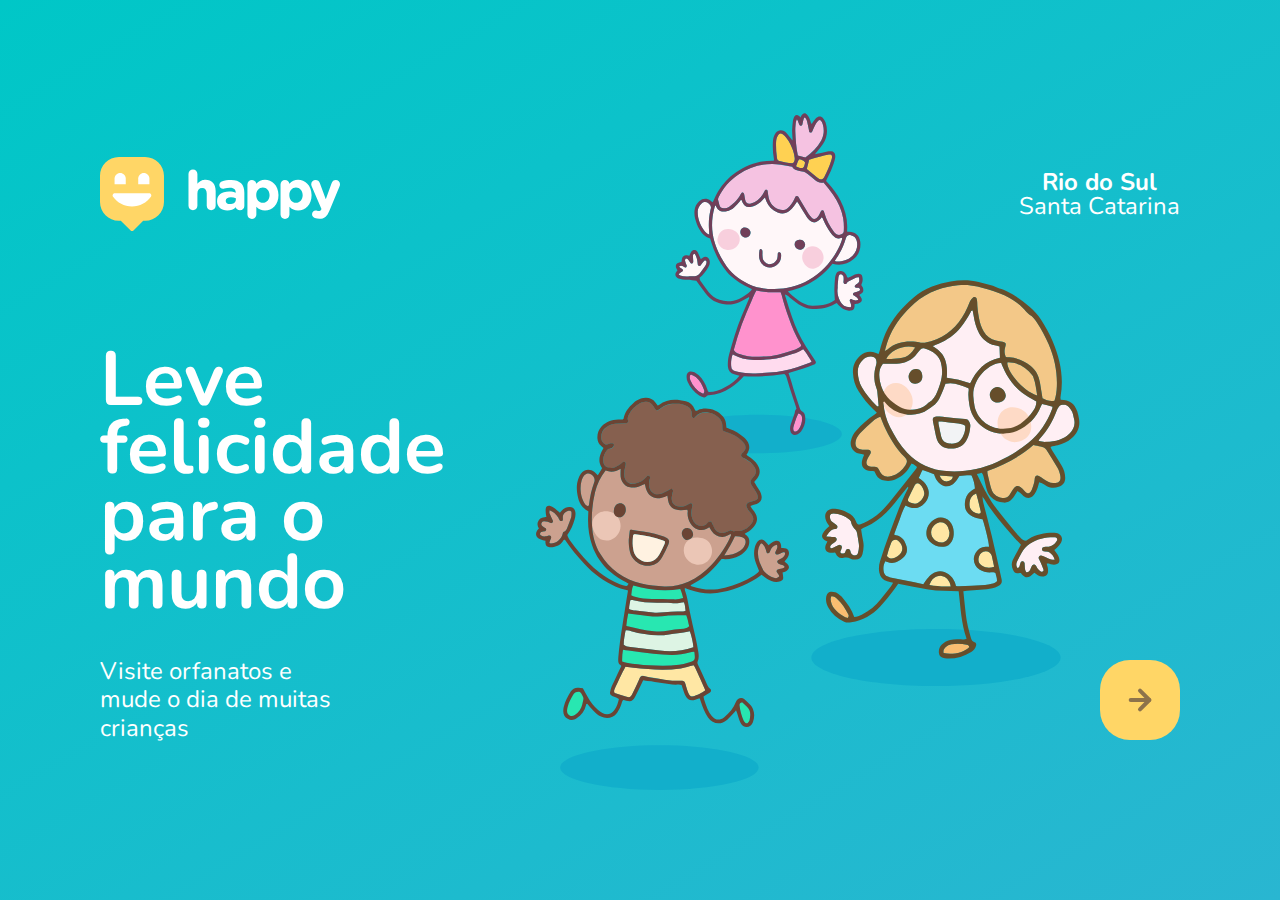
<file: index.html>
<!DOCTYPE html>
<html lang="pt_BR">
  <head>
    <meta charset="UTF-8" />
    <meta name="viewport" content="width=device-width, initial-scale=1.0" />
    <title>Happy</title>

    <link
      rel="shortcut icon"
      href="./public/images/logo-icon.png"
      type="image/x-icon"
    />

    <link rel="stylesheet" href="./public/css/main.css" />
    <link rel="stylesheet" href="./public/css/animations.css" />
    <link rel="stylesheet" href="./public/css/page-landing.css" />

    <link
      href="https://fonts.googleapis.com/css2?family=Nunito:wght@400;600;800&display=swap"
      rel="stylesheet"
    />
  </head>

  <body id="body">
    <div id="page-landing">
      <div id="container">
        <header>
          <img
            class="animate-up"
            id="logo"
            src="./public/images/logo.svg"
            alt="Logomarca de Happy"
          />

          <div class="location animate-up">
            <strong>Rio do Sul</strong>
            <p>Santa Catarina</p>
          </div>
        </header>

        <main>
          <h1 class="animate-up">Leve felicidade para o mundo</h1>

          <section class="visit">
            <p class="animate-up">
              Visite orfanatos e mude o dia de muitas crianças
            </p>
            <a href="orphanages.html" title="Visite orfanatos" class="animate-up">
              <img src="./public/images/arrow.svg" alt="Visite orfanatos" />
            </a>
          </section>
        </main>
      </div>
    </div>
  </body>
</html>
</file>
<file: public/css/main.css>
* {
    margin: 0;
    padding: 0;
    box-sizing: border-box;
}

body {
    height: 100vh;
    color: #ffffff;
    background-color: #EBF2F5;
}

:root {
    /* font-size: 10px; */
    font-size: 62.5%;
}

body,
input,
button,
textarea {
    font: 400 1.8rem/1 "Nunito", sans-serif;
}
</file>
<file: public/css/animations.css>
/* animações */

@keyframes up {
    from {
      opacity: 0;
      transform: translateY(16px);
    }
  
    to {
      opacity: 1;
      transform: translateY(0);
    }
  }

@keyframes right {
    from {
        transform: translateX(-100%);
    }
    to {
        transform: translateX(0);
    }
}

@keyframes appear {
    from {
        opacity: 0;
    }
    to {
        opacity: 1;
    }
}

  
  .animate-up {
    animation-name: up;
    animation-duration: 300ms;
    animation-fill-mode: backwards;
  }

.animate-right {
    animation-name: right;
    animation-duration: 300ms;
    animation-fill-mode: backwards;
  }

  .animate-appear {
    animation-name: appear;
    animation-duration: 300ms;
    animation-fill-mode: backwards;
  }
</file>
<file: public/css/page-landing.css>
#page-landing {
    background: linear-gradient(329.54deg, #29b6d1 0%, #00c7c7 100%);
    min-height: 100vh;
    text-align: center;

    display: flex;
}

#container {
    margin: auto;
    width: min(90%, 112rem);
}

.location,
h1,
.visit p {
    height: 16vh;
}

.visit a {
    width: 8rem;
    height: 8rem;
    background-color: #ffd666;

    border: none;
    border-radius: 3rem;

    display: flex;
    align-items: center;
    justify-content: center;

    margin: 0 auto;

    transition: background-color 0.2s;
}

.visit a:hover {
    background-color: #96feff;
}

#logo {
    animation-delay: 50ms;
}

.location {
    animation-delay: 100ms;
}

main h1 {
    animation-delay: 150ms;
}

.visit p {
    animation-delay: 200ms;
}

.visit a {
    animation-delay: 250ms;
}

/* desktop version */

@media (min-width: 760px) {

    #container {
        padding: 5rem 2rem;
        background: url("../images/bg.svg") no-repeat 80% / clamp(30rem, 54vw, 56rem);
    }
    header {
        display: flex;
        align-items: center;
        justify-content: space-between;
    }

    .location,
    h1,
    .visit p {
        height: initial;
        text-align: initial;
    }

    .location {
        text-align: center;
        font-size: 2.4rem;
    }

    main h1 {
        font-size: clamp(4vw, 6vw, 8.4vw);
        font-weight: bold;
        line-height: 0.88;

        margin: clamp(10%, 9vw, 12%) 0 4rem;

        width: min(300px, 80%);
    }

    .visit {
        display: flex;
        align-items: center;
        justify-content: space-between;

    }

    .visit p {
        font-size: 2.4rem;
        line-height: 1.2;
        width: clamp(20rem, 20vw, 30rem);
    }

    .visit a {
        margin: initial;
    }
}
</file>
